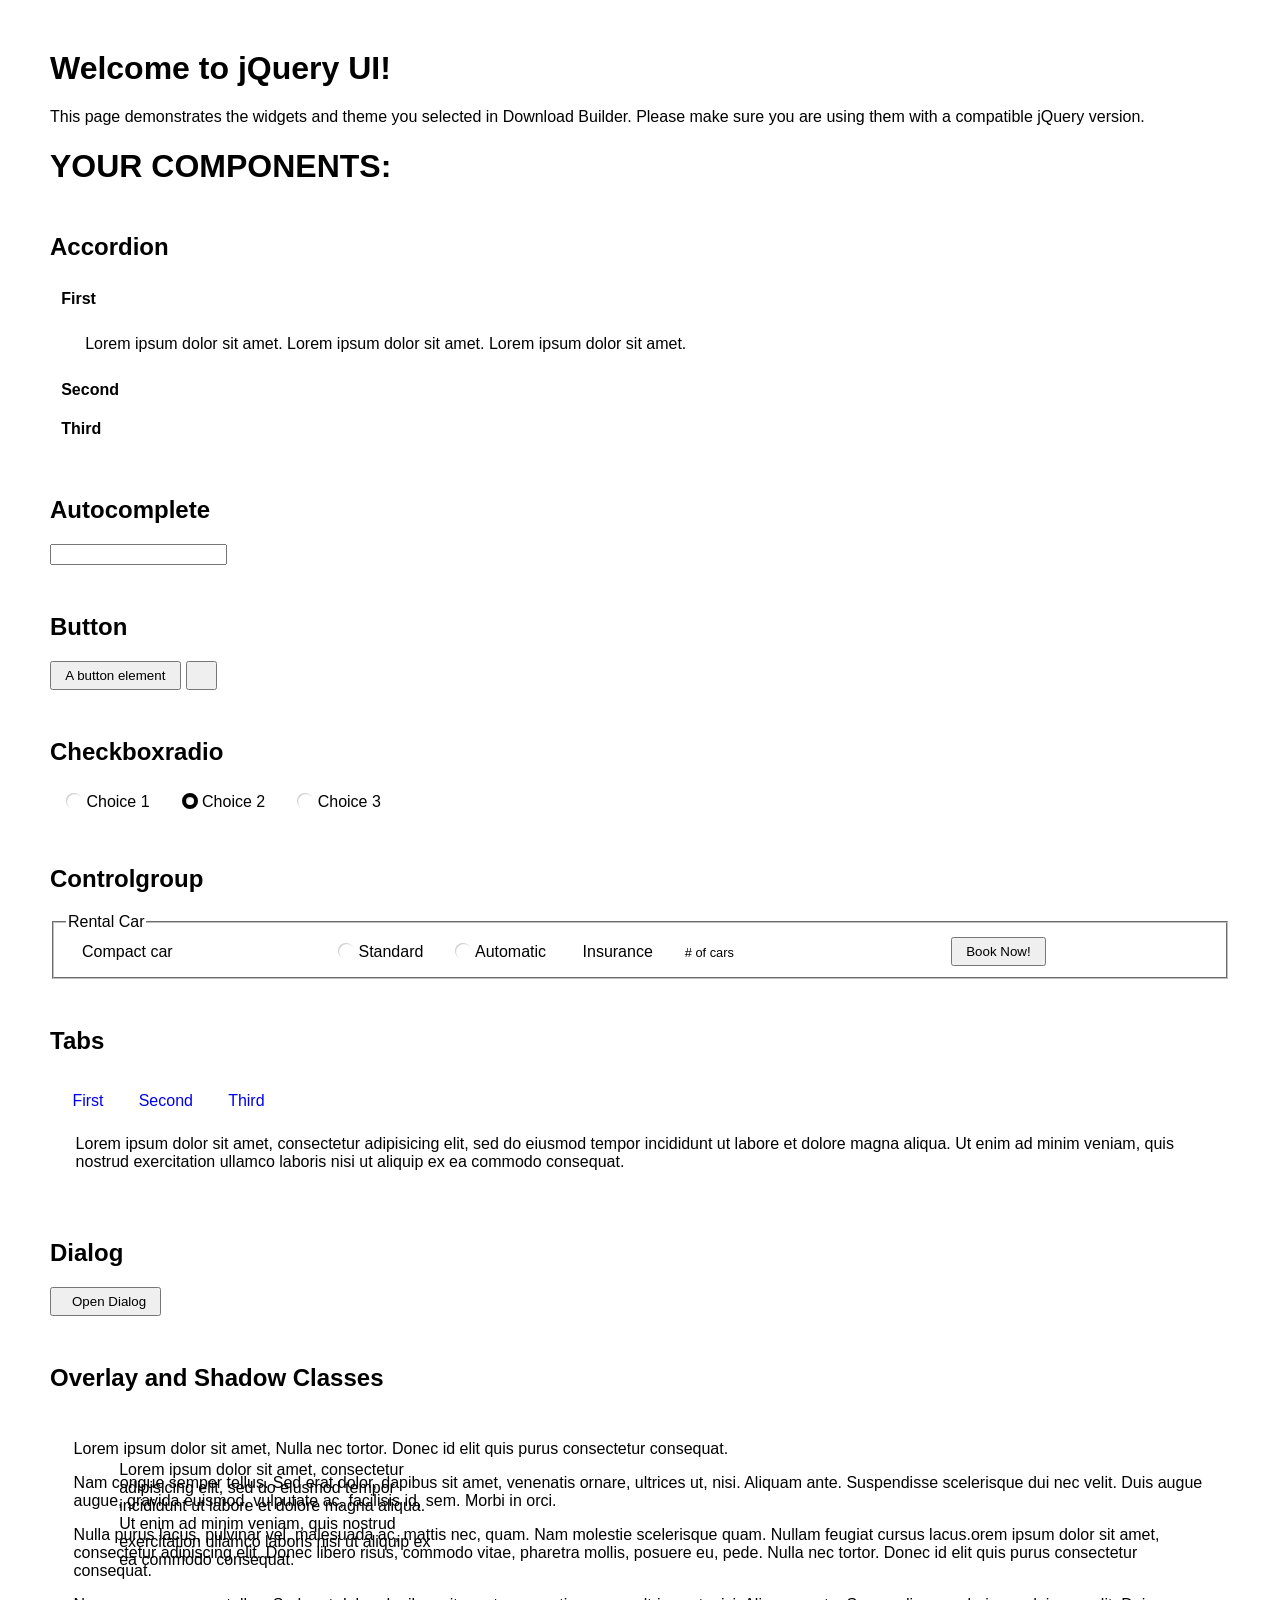
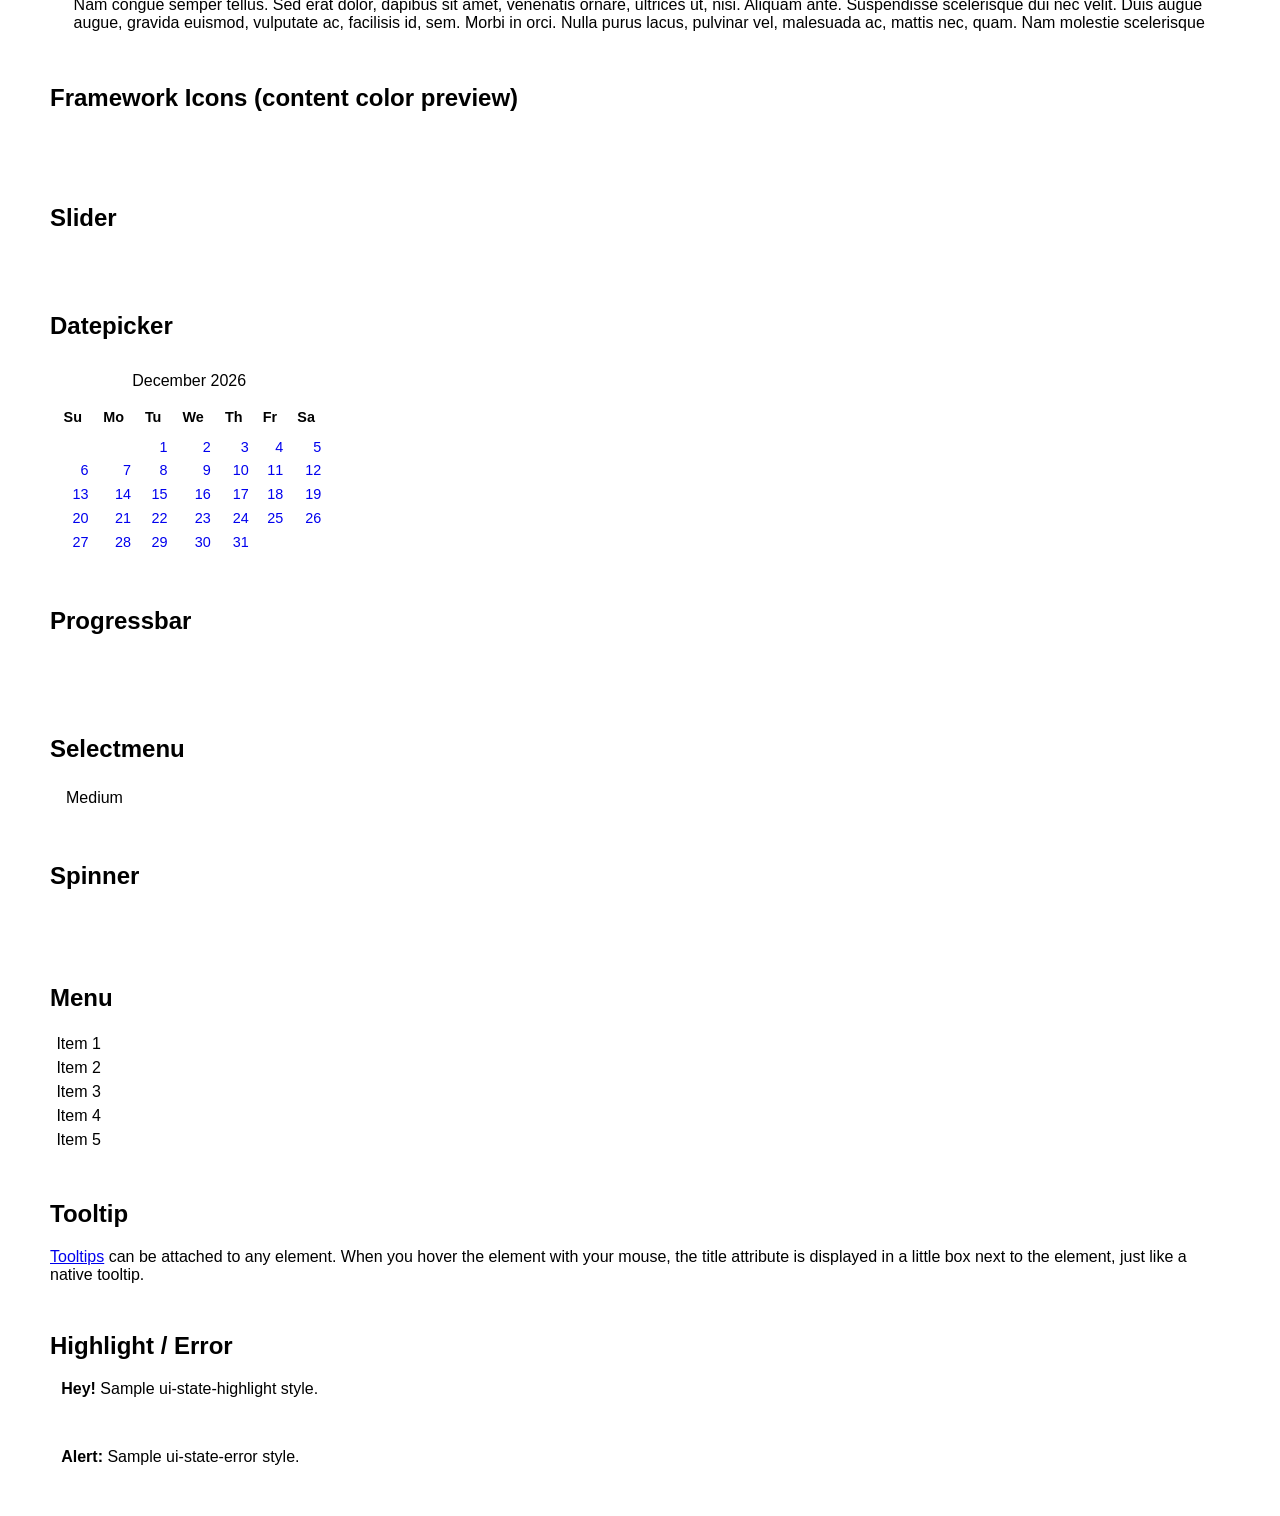
<file: assest/js/jquery-ui-1.14.1.custom/index.html>
<!doctype html>
<html lang="us">
<head>
	<meta charset="utf-8">
	<title>jQuery UI Example Page</title>
	<link href="jquery-ui.css" rel="stylesheet">
	<style>
	body{
		font-family: "Trebuchet MS", sans-serif;
		margin: 50px;
	}
	.demoHeaders {
		margin-top: 2em;
	}
	#dialog-link {
		padding: .4em 1em .4em 20px;
		text-decoration: none;
		position: relative;
	}
	#dialog-link span.ui-icon {
		margin: 0 5px 0 0;
		position: absolute;
		left: .2em;
		top: 50%;
		margin-top: -8px;
	}
	#icons {
		margin: 0;
		padding: 0;
	}
	#icons li {
		margin: 2px;
		position: relative;
		padding: 4px 0;
		cursor: pointer;
		float: left;
		list-style: none;
	}
	#icons span.ui-icon {
		float: left;
		margin: 0 4px;
	}
	.fakewindowcontain .ui-widget-overlay {
		position: absolute;
	}
	select {
		width: 200px;
	}
	</style>
</head>
<body>

<h1>Welcome to jQuery UI!</h1>

<div class="ui-widget">
	<p>This page demonstrates the widgets and theme you selected in Download Builder. Please make sure you are using them with a compatible jQuery version.</p>
</div>

<h1>YOUR COMPONENTS:</h1>

<!-- Accordion -->
<h2 class="demoHeaders">Accordion</h2>
<div id="accordion">
	<h3>First</h3>
	<div>Lorem ipsum dolor sit amet. Lorem ipsum dolor sit amet. Lorem ipsum dolor sit amet.</div>
	<h3>Second</h3>
	<div>Phasellus mattis tincidunt nibh.</div>
	<h3>Third</h3>
	<div>Nam dui erat, auctor a, dignissim quis.</div>
</div>

<!-- Autocomplete -->
<h2 class="demoHeaders">Autocomplete</h2>
<div>
	<input id="autocomplete" title="type &quot;a&quot;">
</div>

<!-- Button -->
<h2 class="demoHeaders">Button</h2>
<button id="button">A button element</button>
<button id="button-icon">An icon-only button</button>

<!-- Checkboxradio -->
<h2 class="demoHeaders">Checkboxradio</h2>
<form style="margin-top: 1em;">
	<div id="radioset">
		<input type="radio" id="radio1" name="radio"><label for="radio1">Choice 1</label>
		<input type="radio" id="radio2" name="radio" checked="checked"><label for="radio2">Choice 2</label>
		<input type="radio" id="radio3" name="radio"><label for="radio3">Choice 3</label>
	</div>
</form>

<!-- Controlgroup -->
<h2 class="demoHeaders">Controlgroup</h2>
<fieldset>
	<legend>Rental Car</legend>
	<div id="controlgroup">
		<select id="car-type">
			<option>Compact car</option>
			<option>Midsize car</option>
			<option>Full size car</option>
			<option>SUV</option>
			<option>Luxury</option>
			<option>Truck</option>
			<option>Van</option>
		</select>
		<label for="transmission-standard">Standard</label>
		<input type="radio" name="transmission" id="transmission-standard">
		<label for="transmission-automatic">Automatic</label>
		<input type="radio" name="transmission" id="transmission-automatic">
		<label for="insurance">Insurance</label>
		<input type="checkbox" name="insurance" id="insurance">
		<label for="horizontal-spinner" class="ui-controlgroup-label"># of cars</label>
		<input id="horizontal-spinner" class="ui-spinner-input">
		<button>Book Now!</button>
	</div>
</fieldset>

<!-- Tabs -->
<h2 class="demoHeaders">Tabs</h2>
<div id="tabs">
	<ul>
		<li><a href="#tabs-1">First</a></li>
		<li><a href="#tabs-2">Second</a></li>
		<li><a href="#tabs-3">Third</a></li>
	</ul>
	<div id="tabs-1">Lorem ipsum dolor sit amet, consectetur adipisicing elit, sed do eiusmod tempor incididunt ut labore et dolore magna aliqua. Ut enim ad minim veniam, quis nostrud exercitation ullamco laboris nisi ut aliquip ex ea commodo consequat.</div>
	<div id="tabs-2">Phasellus mattis tincidunt nibh. Cras orci urna, blandit id, pretium vel, aliquet ornare, felis. Maecenas scelerisque sem non nisl. Fusce sed lorem in enim dictum bibendum.</div>
	<div id="tabs-3">Nam dui erat, auctor a, dignissim quis, sollicitudin eu, felis. Pellentesque nisi urna, interdum eget, sagittis et, consequat vestibulum, lacus. Mauris porttitor ullamcorper augue.</div>
</div>

<h2 class="demoHeaders">Dialog</h2>
<p>
	<button id="dialog-link" class="ui-button ui-corner-all ui-widget">
		<span class="ui-icon ui-icon-newwin"></span>Open Dialog
	</button>
</p>

<h2 class="demoHeaders">Overlay and Shadow Classes</h2>
<div style="position: relative; width: 96%; height: 200px; padding:1% 2%; overflow:hidden;" class="fakewindowcontain">
	<p>Lorem ipsum dolor sit amet,  Nulla nec tortor. Donec id elit quis purus consectetur consequat. </p><p>Nam congue semper tellus. Sed erat dolor, dapibus sit amet, venenatis ornare, ultrices ut, nisi. Aliquam ante. Suspendisse scelerisque dui nec velit. Duis augue augue, gravida euismod, vulputate ac, facilisis id, sem. Morbi in orci. </p><p>Nulla purus lacus, pulvinar vel, malesuada ac, mattis nec, quam. Nam molestie scelerisque quam. Nullam feugiat cursus lacus.orem ipsum dolor sit amet, consectetur adipiscing elit. Donec libero risus, commodo vitae, pharetra mollis, posuere eu, pede. Nulla nec tortor. Donec id elit quis purus consectetur consequat. </p><p>Nam congue semper tellus. Sed erat dolor, dapibus sit amet, venenatis ornare, ultrices ut, nisi. Aliquam ante. Suspendisse scelerisque dui nec velit. Duis augue augue, gravida euismod, vulputate ac, facilisis id, sem. Morbi in orci. Nulla purus lacus, pulvinar vel, malesuada ac, mattis nec, quam. Nam molestie scelerisque quam. </p><p>Nullam feugiat cursus lacus.orem ipsum dolor sit amet, consectetur adipiscing elit. Donec libero risus, commodo vitae, pharetra mollis, posuere eu, pede. Nulla nec tortor. Donec id elit quis purus consectetur consequat. Nam congue semper tellus. Sed erat dolor, dapibus sit amet, venenatis ornare, ultrices ut, nisi. Aliquam ante. </p><p>Suspendisse scelerisque dui nec velit. Duis augue augue, gravida euismod, vulputate ac, facilisis id, sem. Morbi in orci. Nulla purus lacus, pulvinar vel, malesuada ac, mattis nec, quam. Nam molestie scelerisque quam. Nullam feugiat cursus lacus.orem ipsum dolor sit amet, consectetur adipiscing elit. Donec libero risus, commodo vitae, pharetra mollis, posuere eu, pede. Nulla nec tortor. Donec id elit quis purus consectetur consequat. Nam congue semper tellus. Sed erat dolor, dapibus sit amet, venenatis ornare, ultrices ut, nisi. </p>

	<!-- ui-dialog -->
	<div class="ui-widget-overlay ui-front"></div>
	<div style="position: absolute; width: 320px; left: 50px; top: 30px; padding: 1.2em" class="ui-widget ui-front ui-widget-content ui-corner-all ui-widget-shadow">
		Lorem ipsum dolor sit amet, consectetur adipisicing elit, sed do eiusmod tempor incididunt ut labore et dolore magna aliqua. Ut enim ad minim veniam, quis nostrud exercitation ullamco laboris nisi ut aliquip ex ea commodo consequat.
	</div>

</div>

<!-- ui-dialog -->
<div id="dialog" title="Dialog Title">
	<p>Lorem ipsum dolor sit amet, consectetur adipisicing elit, sed do eiusmod tempor incididunt ut labore et dolore magna aliqua. Ut enim ad minim veniam, quis nostrud exercitation ullamco laboris nisi ut aliquip ex ea commodo consequat.</p>
</div>


<h2 class="demoHeaders">Framework Icons (content color preview)</h2>
<ul id="icons" class="ui-widget ui-helper-clearfix">
	<li class="ui-state-default ui-corner-all" title=".ui-icon-caret-1-n"><span class="ui-icon ui-icon-caret-1-n"></span></li>
	<li class="ui-state-default ui-corner-all" title=".ui-icon-caret-1-ne"><span class="ui-icon ui-icon-caret-1-ne"></span></li>
	<li class="ui-state-default ui-corner-all" title=".ui-icon-caret-1-e"><span class="ui-icon ui-icon-caret-1-e"></span></li>
	<li class="ui-state-default ui-corner-all" title=".ui-icon-caret-1-se"><span class="ui-icon ui-icon-caret-1-se"></span></li>
	<li class="ui-state-default ui-corner-all" title=".ui-icon-caret-1-s"><span class="ui-icon ui-icon-caret-1-s"></span></li>
	<li class="ui-state-default ui-corner-all" title=".ui-icon-caret-1-sw"><span class="ui-icon ui-icon-caret-1-sw"></span></li>
	<li class="ui-state-default ui-corner-all" title=".ui-icon-caret-1-w"><span class="ui-icon ui-icon-caret-1-w"></span></li>
	<li class="ui-state-default ui-corner-all" title=".ui-icon-caret-1-nw"><span class="ui-icon ui-icon-caret-1-nw"></span></li>
	<li class="ui-state-default ui-corner-all" title=".ui-icon-caret-2-n-s"><span class="ui-icon ui-icon-caret-2-n-s"></span></li>
	<li class="ui-state-default ui-corner-all" title=".ui-icon-caret-2-e-w"><span class="ui-icon ui-icon-caret-2-e-w"></span></li>
	<li class="ui-state-default ui-corner-all" title=".ui-icon-triangle-1-n"><span class="ui-icon ui-icon-triangle-1-n"></span></li>
	<li class="ui-state-default ui-corner-all" title=".ui-icon-triangle-1-ne"><span class="ui-icon ui-icon-triangle-1-ne"></span></li>
	<li class="ui-state-default ui-corner-all" title=".ui-icon-triangle-1-e"><span class="ui-icon ui-icon-triangle-1-e"></span></li>
	<li class="ui-state-default ui-corner-all" title=".ui-icon-triangle-1-se"><span class="ui-icon ui-icon-triangle-1-se"></span></li>
	<li class="ui-state-default ui-corner-all" title=".ui-icon-triangle-1-s"><span class="ui-icon ui-icon-triangle-1-s"></span></li>
	<li class="ui-state-default ui-corner-all" title=".ui-icon-triangle-1-sw"><span class="ui-icon ui-icon-triangle-1-sw"></span></li>
	<li class="ui-state-default ui-corner-all" title=".ui-icon-triangle-1-w"><span class="ui-icon ui-icon-triangle-1-w"></span></li>
	<li class="ui-state-default ui-corner-all" title=".ui-icon-triangle-1-nw"><span class="ui-icon ui-icon-triangle-1-nw"></span></li>
	<li class="ui-state-default ui-corner-all" title=".ui-icon-triangle-2-n-s"><span class="ui-icon ui-icon-triangle-2-n-s"></span></li>
	<li class="ui-state-default ui-corner-all" title=".ui-icon-triangle-2-e-w"><span class="ui-icon ui-icon-triangle-2-e-w"></span></li>
	<li class="ui-state-default ui-corner-all" title=".ui-icon-arrow-1-n"><span class="ui-icon ui-icon-arrow-1-n"></span></li>
	<li class="ui-state-default ui-corner-all" title=".ui-icon-arrow-1-ne"><span class="ui-icon ui-icon-arrow-1-ne"></span></li>
	<li class="ui-state-default ui-corner-all" title=".ui-icon-arrow-1-e"><span class="ui-icon ui-icon-arrow-1-e"></span></li>
	<li class="ui-state-default ui-corner-all" title=".ui-icon-arrow-1-se"><span class="ui-icon ui-icon-arrow-1-se"></span></li>
	<li class="ui-state-default ui-corner-all" title=".ui-icon-arrow-1-s"><span class="ui-icon ui-icon-arrow-1-s"></span></li>
	<li class="ui-state-default ui-corner-all" title=".ui-icon-arrow-1-sw"><span class="ui-icon ui-icon-arrow-1-sw"></span></li>
	<li class="ui-state-default ui-corner-all" title=".ui-icon-arrow-1-w"><span class="ui-icon ui-icon-arrow-1-w"></span></li>
	<li class="ui-state-default ui-corner-all" title=".ui-icon-arrow-1-nw"><span class="ui-icon ui-icon-arrow-1-nw"></span></li>
	<li class="ui-state-default ui-corner-all" title=".ui-icon-arrow-2-n-s"><span class="ui-icon ui-icon-arrow-2-n-s"></span></li>
	<li class="ui-state-default ui-corner-all" title=".ui-icon-arrow-2-ne-sw"><span class="ui-icon ui-icon-arrow-2-ne-sw"></span></li>
	<li class="ui-state-default ui-corner-all" title=".ui-icon-arrow-2-e-w"><span class="ui-icon ui-icon-arrow-2-e-w"></span></li>
	<li class="ui-state-default ui-corner-all" title=".ui-icon-arrow-2-se-nw"><span class="ui-icon ui-icon-arrow-2-se-nw"></span></li>
	<li class="ui-state-default ui-corner-all" title=".ui-icon-arrowstop-1-n"><span class="ui-icon ui-icon-arrowstop-1-n"></span></li>
	<li class="ui-state-default ui-corner-all" title=".ui-icon-arrowstop-1-e"><span class="ui-icon ui-icon-arrowstop-1-e"></span></li>
	<li class="ui-state-default ui-corner-all" title=".ui-icon-arrowstop-1-s"><span class="ui-icon ui-icon-arrowstop-1-s"></span></li>
	<li class="ui-state-default ui-corner-all" title=".ui-icon-arrowstop-1-w"><span class="ui-icon ui-icon-arrowstop-1-w"></span></li>
	<li class="ui-state-default ui-corner-all" title=".ui-icon-arrowthick-1-n"><span class="ui-icon ui-icon-arrowthick-1-n"></span></li>
	<li class="ui-state-default ui-corner-all" title=".ui-icon-arrowthick-1-ne"><span class="ui-icon ui-icon-arrowthick-1-ne"></span></li>
	<li class="ui-state-default ui-corner-all" title=".ui-icon-arrowthick-1-e"><span class="ui-icon ui-icon-arrowthick-1-e"></span></li>
	<li class="ui-state-default ui-corner-all" title=".ui-icon-arrowthick-1-se"><span class="ui-icon ui-icon-arrowthick-1-se"></span></li>
	<li class="ui-state-default ui-corner-all" title=".ui-icon-arrowthick-1-s"><span class="ui-icon ui-icon-arrowthick-1-s"></span></li>
	<li class="ui-state-default ui-corner-all" title=".ui-icon-arrowthick-1-sw"><span class="ui-icon ui-icon-arrowthick-1-sw"></span></li>
	<li class="ui-state-default ui-corner-all" title=".ui-icon-arrowthick-1-w"><span class="ui-icon ui-icon-arrowthick-1-w"></span></li>
	<li class="ui-state-default ui-corner-all" title=".ui-icon-arrowthick-1-nw"><span class="ui-icon ui-icon-arrowthick-1-nw"></span></li>
	<li class="ui-state-default ui-corner-all" title=".ui-icon-arrowthick-2-n-s"><span class="ui-icon ui-icon-arrowthick-2-n-s"></span></li>
	<li class="ui-state-default ui-corner-all" title=".ui-icon-arrowthick-2-ne-sw"><span class="ui-icon ui-icon-arrowthick-2-ne-sw"></span></li>
	<li class="ui-state-default ui-corner-all" title=".ui-icon-arrowthick-2-e-w"><span class="ui-icon ui-icon-arrowthick-2-e-w"></span></li>
	<li class="ui-state-default ui-corner-all" title=".ui-icon-arrowthick-2-se-nw"><span class="ui-icon ui-icon-arrowthick-2-se-nw"></span></li>
	<li class="ui-state-default ui-corner-all" title=".ui-icon-arrowthickstop-1-n"><span class="ui-icon ui-icon-arrowthickstop-1-n"></span></li>
	<li class="ui-state-default ui-corner-all" title=".ui-icon-arrowthickstop-1-e"><span class="ui-icon ui-icon-arrowthickstop-1-e"></span></li>
	<li class="ui-state-default ui-corner-all" title=".ui-icon-arrowthickstop-1-s"><span class="ui-icon ui-icon-arrowthickstop-1-s"></span></li>
	<li class="ui-state-default ui-corner-all" title=".ui-icon-arrowthickstop-1-w"><span class="ui-icon ui-icon-arrowthickstop-1-w"></span></li>
	<li class="ui-state-default ui-corner-all" title=".ui-icon-arrowreturnthick-1-w"><span class="ui-icon ui-icon-arrowreturnthick-1-w"></span></li>
	<li class="ui-state-default ui-corner-all" title=".ui-icon-arrowreturnthick-1-n"><span class="ui-icon ui-icon-arrowreturnthick-1-n"></span></li>
	<li class="ui-state-default ui-corner-all" title=".ui-icon-arrowreturnthick-1-e"><span class="ui-icon ui-icon-arrowreturnthick-1-e"></span></li>
	<li class="ui-state-default ui-corner-all" title=".ui-icon-arrowreturnthick-1-s"><span class="ui-icon ui-icon-arrowreturnthick-1-s"></span></li>
	<li class="ui-state-default ui-corner-all" title=".ui-icon-arrowreturn-1-w"><span class="ui-icon ui-icon-arrowreturn-1-w"></span></li>
	<li class="ui-state-default ui-corner-all" title=".ui-icon-arrowreturn-1-n"><span class="ui-icon ui-icon-arrowreturn-1-n"></span></li>
	<li class="ui-state-default ui-corner-all" title=".ui-icon-arrowreturn-1-e"><span class="ui-icon ui-icon-arrowreturn-1-e"></span></li>
	<li class="ui-state-default ui-corner-all" title=".ui-icon-arrowreturn-1-s"><span class="ui-icon ui-icon-arrowreturn-1-s"></span></li>
	<li class="ui-state-default ui-corner-all" title=".ui-icon-arrowrefresh-1-w"><span class="ui-icon ui-icon-arrowrefresh-1-w"></span></li>
	<li class="ui-state-default ui-corner-all" title=".ui-icon-arrowrefresh-1-n"><span class="ui-icon ui-icon-arrowrefresh-1-n"></span></li>
	<li class="ui-state-default ui-corner-all" title=".ui-icon-arrowrefresh-1-e"><span class="ui-icon ui-icon-arrowrefresh-1-e"></span></li>
	<li class="ui-state-default ui-corner-all" title=".ui-icon-arrowrefresh-1-s"><span class="ui-icon ui-icon-arrowrefresh-1-s"></span></li>
	<li class="ui-state-default ui-corner-all" title=".ui-icon-arrow-4"><span class="ui-icon ui-icon-arrow-4"></span></li>
	<li class="ui-state-default ui-corner-all" title=".ui-icon-arrow-4-diag"><span class="ui-icon ui-icon-arrow-4-diag"></span></li>
	<li class="ui-state-default ui-corner-all" title=".ui-icon-extlink"><span class="ui-icon ui-icon-extlink"></span></li>
	<li class="ui-state-default ui-corner-all" title=".ui-icon-newwin"><span class="ui-icon ui-icon-newwin"></span></li>
	<li class="ui-state-default ui-corner-all" title=".ui-icon-refresh"><span class="ui-icon ui-icon-refresh"></span></li>
	<li class="ui-state-default ui-corner-all" title=".ui-icon-shuffle"><span class="ui-icon ui-icon-shuffle"></span></li>
	<li class="ui-state-default ui-corner-all" title=".ui-icon-transfer-e-w"><span class="ui-icon ui-icon-transfer-e-w"></span></li>
	<li class="ui-state-default ui-corner-all" title=".ui-icon-transferthick-e-w"><span class="ui-icon ui-icon-transferthick-e-w"></span></li>
	<li class="ui-state-default ui-corner-all" title=".ui-icon-folder-collapsed"><span class="ui-icon ui-icon-folder-collapsed"></span></li>
	<li class="ui-state-default ui-corner-all" title=".ui-icon-folder-open"><span class="ui-icon ui-icon-folder-open"></span></li>
	<li class="ui-state-default ui-corner-all" title=".ui-icon-document"><span class="ui-icon ui-icon-document"></span></li>
	<li class="ui-state-default ui-corner-all" title=".ui-icon-document-b"><span class="ui-icon ui-icon-document-b"></span></li>
	<li class="ui-state-default ui-corner-all" title=".ui-icon-note"><span class="ui-icon ui-icon-note"></span></li>
	<li class="ui-state-default ui-corner-all" title=".ui-icon-mail-closed"><span class="ui-icon ui-icon-mail-closed"></span></li>
	<li class="ui-state-default ui-corner-all" title=".ui-icon-mail-open"><span class="ui-icon ui-icon-mail-open"></span></li>
	<li class="ui-state-default ui-corner-all" title=".ui-icon-suitcase"><span class="ui-icon ui-icon-suitcase"></span></li>
	<li class="ui-state-default ui-corner-all" title=".ui-icon-comment"><span class="ui-icon ui-icon-comment"></span></li>
	<li class="ui-state-default ui-corner-all" title=".ui-icon-person"><span class="ui-icon ui-icon-person"></span></li>
	<li class="ui-state-default ui-corner-all" title=".ui-icon-print"><span class="ui-icon ui-icon-print"></span></li>
	<li class="ui-state-default ui-corner-all" title=".ui-icon-trash"><span class="ui-icon ui-icon-trash"></span></li>
	<li class="ui-state-default ui-corner-all" title=".ui-icon-locked"><span class="ui-icon ui-icon-locked"></span></li>
	<li class="ui-state-default ui-corner-all" title=".ui-icon-unlocked"><span class="ui-icon ui-icon-unlocked"></span></li>
	<li class="ui-state-default ui-corner-all" title=".ui-icon-bookmark"><span class="ui-icon ui-icon-bookmark"></span></li>
	<li class="ui-state-default ui-corner-all" title=".ui-icon-tag"><span class="ui-icon ui-icon-tag"></span></li>
	<li class="ui-state-default ui-corner-all" title=".ui-icon-home"><span class="ui-icon ui-icon-home"></span></li>
	<li class="ui-state-default ui-corner-all" title=".ui-icon-flag"><span class="ui-icon ui-icon-flag"></span></li>
	<li class="ui-state-default ui-corner-all" title=".ui-icon-calculator"><span class="ui-icon ui-icon-calculator"></span></li>
	<li class="ui-state-default ui-corner-all" title=".ui-icon-cart"><span class="ui-icon ui-icon-cart"></span></li>
	<li class="ui-state-default ui-corner-all" title=".ui-icon-pencil"><span class="ui-icon ui-icon-pencil"></span></li>
	<li class="ui-state-default ui-corner-all" title=".ui-icon-clock"><span class="ui-icon ui-icon-clock"></span></li>
	<li class="ui-state-default ui-corner-all" title=".ui-icon-disk"><span class="ui-icon ui-icon-disk"></span></li>
	<li class="ui-state-default ui-corner-all" title=".ui-icon-calendar"><span class="ui-icon ui-icon-calendar"></span></li>
	<li class="ui-state-default ui-corner-all" title=".ui-icon-zoomin"><span class="ui-icon ui-icon-zoomin"></span></li>
	<li class="ui-state-default ui-corner-all" title=".ui-icon-zoomout"><span class="ui-icon ui-icon-zoomout"></span></li>
	<li class="ui-state-default ui-corner-all" title=".ui-icon-search"><span class="ui-icon ui-icon-search"></span></li>
	<li class="ui-state-default ui-corner-all" title=".ui-icon-wrench"><span class="ui-icon ui-icon-wrench"></span></li>
	<li class="ui-state-default ui-corner-all" title=".ui-icon-gear"><span class="ui-icon ui-icon-gear"></span></li>
	<li class="ui-state-default ui-corner-all" title=".ui-icon-heart"><span class="ui-icon ui-icon-heart"></span></li>
	<li class="ui-state-default ui-corner-all" title=".ui-icon-star"><span class="ui-icon ui-icon-star"></span></li>
	<li class="ui-state-default ui-corner-all" title=".ui-icon-link"><span class="ui-icon ui-icon-link"></span></li>
	<li class="ui-state-default ui-corner-all" title=".ui-icon-cancel"><span class="ui-icon ui-icon-cancel"></span></li>
	<li class="ui-state-default ui-corner-all" title=".ui-icon-plus"><span class="ui-icon ui-icon-plus"></span></li>
	<li class="ui-state-default ui-corner-all" title=".ui-icon-plusthick"><span class="ui-icon ui-icon-plusthick"></span></li>
	<li class="ui-state-default ui-corner-all" title=".ui-icon-minus"><span class="ui-icon ui-icon-minus"></span></li>
	<li class="ui-state-default ui-corner-all" title=".ui-icon-minusthick"><span class="ui-icon ui-icon-minusthick"></span></li>
	<li class="ui-state-default ui-corner-all" title=".ui-icon-close"><span class="ui-icon ui-icon-close"></span></li>
	<li class="ui-state-default ui-corner-all" title=".ui-icon-closethick"><span class="ui-icon ui-icon-closethick"></span></li>
	<li class="ui-state-default ui-corner-all" title=".ui-icon-key"><span class="ui-icon ui-icon-key"></span></li>
	<li class="ui-state-default ui-corner-all" title=".ui-icon-lightbulb"><span class="ui-icon ui-icon-lightbulb"></span></li>
	<li class="ui-state-default ui-corner-all" title=".ui-icon-scissors"><span class="ui-icon ui-icon-scissors"></span></li>
	<li class="ui-state-default ui-corner-all" title=".ui-icon-clipboard"><span class="ui-icon ui-icon-clipboard"></span></li>
	<li class="ui-state-default ui-corner-all" title=".ui-icon-copy"><span class="ui-icon ui-icon-copy"></span></li>
	<li class="ui-state-default ui-corner-all" title=".ui-icon-contact"><span class="ui-icon ui-icon-contact"></span></li>
	<li class="ui-state-default ui-corner-all" title=".ui-icon-image"><span class="ui-icon ui-icon-image"></span></li>
	<li class="ui-state-default ui-corner-all" title=".ui-icon-video"><span class="ui-icon ui-icon-video"></span></li>
	<li class="ui-state-default ui-corner-all" title=".ui-icon-script"><span class="ui-icon ui-icon-script"></span></li>
	<li class="ui-state-default ui-corner-all" title=".ui-icon-alert"><span class="ui-icon ui-icon-alert"></span></li>
	<li class="ui-state-default ui-corner-all" title=".ui-icon-info"><span class="ui-icon ui-icon-info"></span></li>
	<li class="ui-state-default ui-corner-all" title=".ui-icon-notice"><span class="ui-icon ui-icon-notice"></span></li>
	<li class="ui-state-default ui-corner-all" title=".ui-icon-help"><span class="ui-icon ui-icon-help"></span></li>
	<li class="ui-state-default ui-corner-all" title=".ui-icon-check"><span class="ui-icon ui-icon-check"></span></li>
	<li class="ui-state-default ui-corner-all" title=".ui-icon-bullet"><span class="ui-icon ui-icon-bullet"></span></li>
	<li class="ui-state-default ui-corner-all" title=".ui-icon-radio-off"><span class="ui-icon ui-icon-radio-off"></span></li>
	<li class="ui-state-default ui-corner-all" title=".ui-icon-radio-on"><span class="ui-icon ui-icon-radio-on"></span></li>
	<li class="ui-state-default ui-corner-all" title=".ui-icon-pin-w"><span class="ui-icon ui-icon-pin-w"></span></li>
	<li class="ui-state-default ui-corner-all" title=".ui-icon-pin-s"><span class="ui-icon ui-icon-pin-s"></span></li>
	<li class="ui-state-default ui-corner-all" title=".ui-icon-play"><span class="ui-icon ui-icon-play"></span></li>
	<li class="ui-state-default ui-corner-all" title=".ui-icon-pause"><span class="ui-icon ui-icon-pause"></span></li>
	<li class="ui-state-default ui-corner-all" title=".ui-icon-seek-next"><span class="ui-icon ui-icon-seek-next"></span></li>
	<li class="ui-state-default ui-corner-all" title=".ui-icon-seek-prev"><span class="ui-icon ui-icon-seek-prev"></span></li>
	<li class="ui-state-default ui-corner-all" title=".ui-icon-seek-end"><span class="ui-icon ui-icon-seek-end"></span></li>
	<li class="ui-state-default ui-corner-all" title=".ui-icon-seek-first"><span class="ui-icon ui-icon-seek-first"></span></li>
	<li class="ui-state-default ui-corner-all" title=".ui-icon-stop"><span class="ui-icon ui-icon-stop"></span></li>
	<li class="ui-state-default ui-corner-all" title=".ui-icon-eject"><span class="ui-icon ui-icon-eject"></span></li>
	<li class="ui-state-default ui-corner-all" title=".ui-icon-volume-off"><span class="ui-icon ui-icon-volume-off"></span></li>
	<li class="ui-state-default ui-corner-all" title=".ui-icon-volume-on"><span class="ui-icon ui-icon-volume-on"></span></li>
	<li class="ui-state-default ui-corner-all" title=".ui-icon-power"><span class="ui-icon ui-icon-power"></span></li>
	<li class="ui-state-default ui-corner-all" title=".ui-icon-signal-diag"><span class="ui-icon ui-icon-signal-diag"></span></li>
	<li class="ui-state-default ui-corner-all" title=".ui-icon-signal"><span class="ui-icon ui-icon-signal"></span></li>
	<li class="ui-state-default ui-corner-all" title=".ui-icon-battery-0"><span class="ui-icon ui-icon-battery-0"></span></li>
	<li class="ui-state-default ui-corner-all" title=".ui-icon-battery-1"><span class="ui-icon ui-icon-battery-1"></span></li>
	<li class="ui-state-default ui-corner-all" title=".ui-icon-battery-2"><span class="ui-icon ui-icon-battery-2"></span></li>
	<li class="ui-state-default ui-corner-all" title=".ui-icon-battery-3"><span class="ui-icon ui-icon-battery-3"></span></li>
	<li class="ui-state-default ui-corner-all" title=".ui-icon-circle-plus"><span class="ui-icon ui-icon-circle-plus"></span></li>
	<li class="ui-state-default ui-corner-all" title=".ui-icon-circle-minus"><span class="ui-icon ui-icon-circle-minus"></span></li>
	<li class="ui-state-default ui-corner-all" title=".ui-icon-circle-close"><span class="ui-icon ui-icon-circle-close"></span></li>
	<li class="ui-state-default ui-corner-all" title=".ui-icon-circle-triangle-e"><span class="ui-icon ui-icon-circle-triangle-e"></span></li>
	<li class="ui-state-default ui-corner-all" title=".ui-icon-circle-triangle-s"><span class="ui-icon ui-icon-circle-triangle-s"></span></li>
	<li class="ui-state-default ui-corner-all" title=".ui-icon-circle-triangle-w"><span class="ui-icon ui-icon-circle-triangle-w"></span></li>
	<li class="ui-state-default ui-corner-all" title=".ui-icon-circle-triangle-n"><span class="ui-icon ui-icon-circle-triangle-n"></span></li>
	<li class="ui-state-default ui-corner-all" title=".ui-icon-circle-arrow-e"><span class="ui-icon ui-icon-circle-arrow-e"></span></li>
	<li class="ui-state-default ui-corner-all" title=".ui-icon-circle-arrow-s"><span class="ui-icon ui-icon-circle-arrow-s"></span></li>
	<li class="ui-state-default ui-corner-all" title=".ui-icon-circle-arrow-w"><span class="ui-icon ui-icon-circle-arrow-w"></span></li>
	<li class="ui-state-default ui-corner-all" title=".ui-icon-circle-arrow-n"><span class="ui-icon ui-icon-circle-arrow-n"></span></li>
	<li class="ui-state-default ui-corner-all" title=".ui-icon-circle-zoomin"><span class="ui-icon ui-icon-circle-zoomin"></span></li>
	<li class="ui-state-default ui-corner-all" title=".ui-icon-circle-zoomout"><span class="ui-icon ui-icon-circle-zoomout"></span></li>
	<li class="ui-state-default ui-corner-all" title=".ui-icon-circle-check"><span class="ui-icon ui-icon-circle-check"></span></li>
	<li class="ui-state-default ui-corner-all" title=".ui-icon-circlesmall-plus"><span class="ui-icon ui-icon-circlesmall-plus"></span></li>
	<li class="ui-state-default ui-corner-all" title=".ui-icon-circlesmall-minus"><span class="ui-icon ui-icon-circlesmall-minus"></span></li>
	<li class="ui-state-default ui-corner-all" title=".ui-icon-circlesmall-close"><span class="ui-icon ui-icon-circlesmall-close"></span></li>
	<li class="ui-state-default ui-corner-all" title=".ui-icon-squaresmall-plus"><span class="ui-icon ui-icon-squaresmall-plus"></span></li>
	<li class="ui-state-default ui-corner-all" title=".ui-icon-squaresmall-minus"><span class="ui-icon ui-icon-squaresmall-minus"></span></li>
	<li class="ui-state-default ui-corner-all" title=".ui-icon-squaresmall-close"><span class="ui-icon ui-icon-squaresmall-close"></span></li>
	<li class="ui-state-default ui-corner-all" title=".ui-icon-grip-dotted-vertical"><span class="ui-icon ui-icon-grip-dotted-vertical"></span></li>
	<li class="ui-state-default ui-corner-all" title=".ui-icon-grip-dotted-horizontal"><span class="ui-icon ui-icon-grip-dotted-horizontal"></span></li>
	<li class="ui-state-default ui-corner-all" title=".ui-icon-grip-solid-vertical"><span class="ui-icon ui-icon-grip-solid-vertical"></span></li>
	<li class="ui-state-default ui-corner-all" title=".ui-icon-grip-solid-horizontal"><span class="ui-icon ui-icon-grip-solid-horizontal"></span></li>
	<li class="ui-state-default ui-corner-all" title=".ui-icon-gripsmall-diagonal-se"><span class="ui-icon ui-icon-gripsmall-diagonal-se"></span></li>
	<li class="ui-state-default ui-corner-all" title=".ui-icon-grip-diagonal-se"><span class="ui-icon ui-icon-grip-diagonal-se"></span></li>
</ul>

<!-- Slider -->
<h2 class="demoHeaders">Slider</h2>
<div id="slider"></div>

<!-- Datepicker -->
<h2 class="demoHeaders">Datepicker</h2>
<div id="datepicker"></div>

<!-- Progressbar -->
<h2 class="demoHeaders">Progressbar</h2>
<div id="progressbar"></div>

<!-- Progressbar -->
<h2 class="demoHeaders">Selectmenu</h2>
<select id="selectmenu">
	<option>Slower</option>
	<option>Slow</option>
	<option selected="selected">Medium</option>
	<option>Fast</option>
	<option>Faster</option>
</select>

<!-- Spinner -->
<h2 class="demoHeaders">Spinner</h2>
<input id="spinner">

<!-- Menu -->
<h2 class="demoHeaders">Menu</h2>
<ul style="width:100px;" id="menu">
	<li><div>Item 1</div></li>
	<li><div>Item 2</div></li>
	<li><div>Item 3</div>
		<ul>
			<li><div>Item 3-1</div></li>
			<li><div>Item 3-2</div></li>
			<li><div>Item 3-3</div></li>
			<li><div>Item 3-4</div></li>
			<li><div>Item 3-5</div></li>
		</ul>
	</li>
	<li><div>Item 4</div></li>
	<li><div>Item 5</div></li>
</ul>

<!-- Tooltip -->
<h2 class="demoHeaders">Tooltip</h2>
<p id="tooltip">
	<a href="#" title="That&apos;s what this widget is">Tooltips</a> can be attached to any element. When you hover
the element with your mouse, the title attribute is displayed in a little box next to the element, just like a native tooltip.
</p>

<!-- Highlight / Error -->
<h2 class="demoHeaders">Highlight / Error</h2>
<div class="ui-widget">
	<div class="ui-state-highlight ui-corner-all" style="margin-top: 20px; padding: 0 .7em;">
		<p><span class="ui-icon ui-icon-info" style="float: left; margin-right: .3em;"></span>
		<strong>Hey!</strong> Sample ui-state-highlight style.</p>
	</div>
</div>
<br>
<div class="ui-widget">
	<div class="ui-state-error ui-corner-all" style="padding: 0 .7em;">
		<p><span class="ui-icon ui-icon-alert" style="float: left; margin-right: .3em;"></span>
		<strong>Alert:</strong> Sample ui-state-error style.</p>
	</div>
</div>

<script src="external/jquery/jquery.js"></script>
<script src="jquery-ui.js"></script>
<script>
$( "#accordion" ).accordion();

var availableTags = [
	"ActionScript",
	"AppleScript",
	"Asp",
	"BASIC",
	"C",
	"C++",
	"Clojure",
	"COBOL",
	"ColdFusion",
	"Erlang",
	"Fortran",
	"Groovy",
	"Haskell",
	"Java",
	"JavaScript",
	"Lisp",
	"Perl",
	"PHP",
	"Python",
	"Ruby",
	"Scala",
	"Scheme"
];
$( "#autocomplete" ).autocomplete({
	source: availableTags
});

$( "#button" ).button();
$( "#button-icon" ).button({
	icon: "ui-icon-gear",
	showLabel: false
});

$( "#radioset" ).controlgroup();

$( "#controlgroup" ).controlgroup();

$( "#tabs" ).tabs();

$( "#dialog" ).dialog({
	autoOpen: false,
	width: 400,
	buttons: [
		{
			text: "Ok",
			click: function() {
				$( this ).dialog( "close" );
			}
		},
		{
			text: "Cancel",
			click: function() {
				$( this ).dialog( "close" );
			}
		}
	]
});

// Link to open the dialog
$( "#dialog-link" ).click(function( event ) {
	$( "#dialog" ).dialog( "open" );
	event.preventDefault();
});

$( "#datepicker" ).datepicker({
	inline: true
});

$( "#slider" ).slider({
	range: true,
	values: [ 17, 67 ]
});

$( "#progressbar" ).progressbar({
	value: 20
});

$( "#spinner" ).spinner();

$( "#menu" ).menu();

$( "#tooltip" ).tooltip();

$( "#selectmenu" ).selectmenu();

// Hover states on the static widgets
$( "#dialog-link, #icons li" ).hover(
	function() {
		$( this ).addClass( "ui-state-hover" );
	},
	function() {
		$( this ).removeClass( "ui-state-hover" );
	}
);
</script>
</body>
</html>
</file>
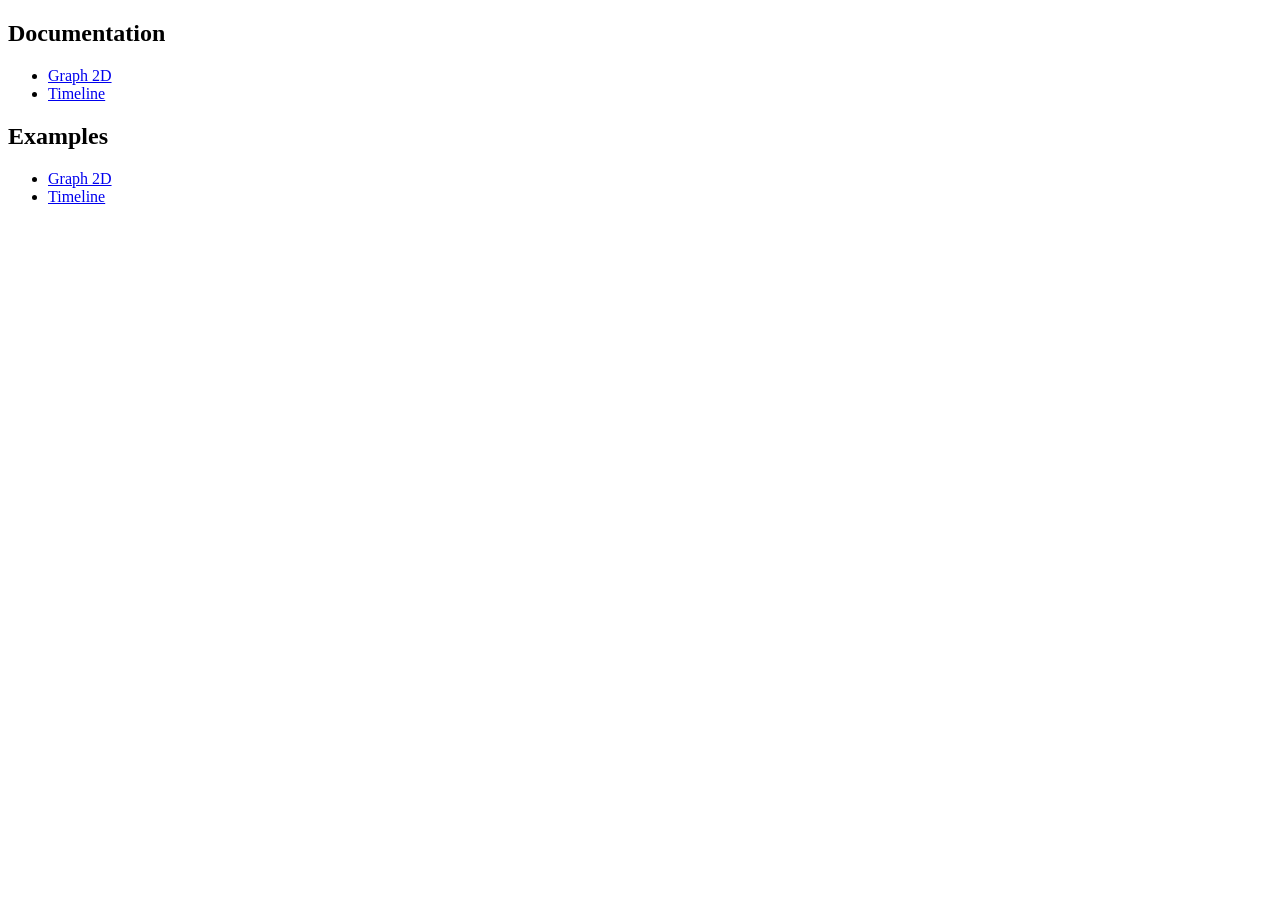
<file: assest/js/vis-timeline-8.5.0/index.html>
<!doctype html>
<html>
  <head>
    <meta charset="utf-8" />
    <title>vis-timeline</title>
  </head>
  <body>
    <h2>Documentation</h2>
    <ul>
      <li><a href="./docs/graph2d/">Graph 2D</a></li>
      <li><a href="./docs/timeline/">Timeline</a></li>
    </ul>
    <h2>Examples</h2>
    <ul>
      <li><a href="./examples/graph2d/">Graph 2D</a></li>
      <li><a href="./examples/timeline/">Timeline</a></li>
    </ul>
  </body>
</html>
</file>
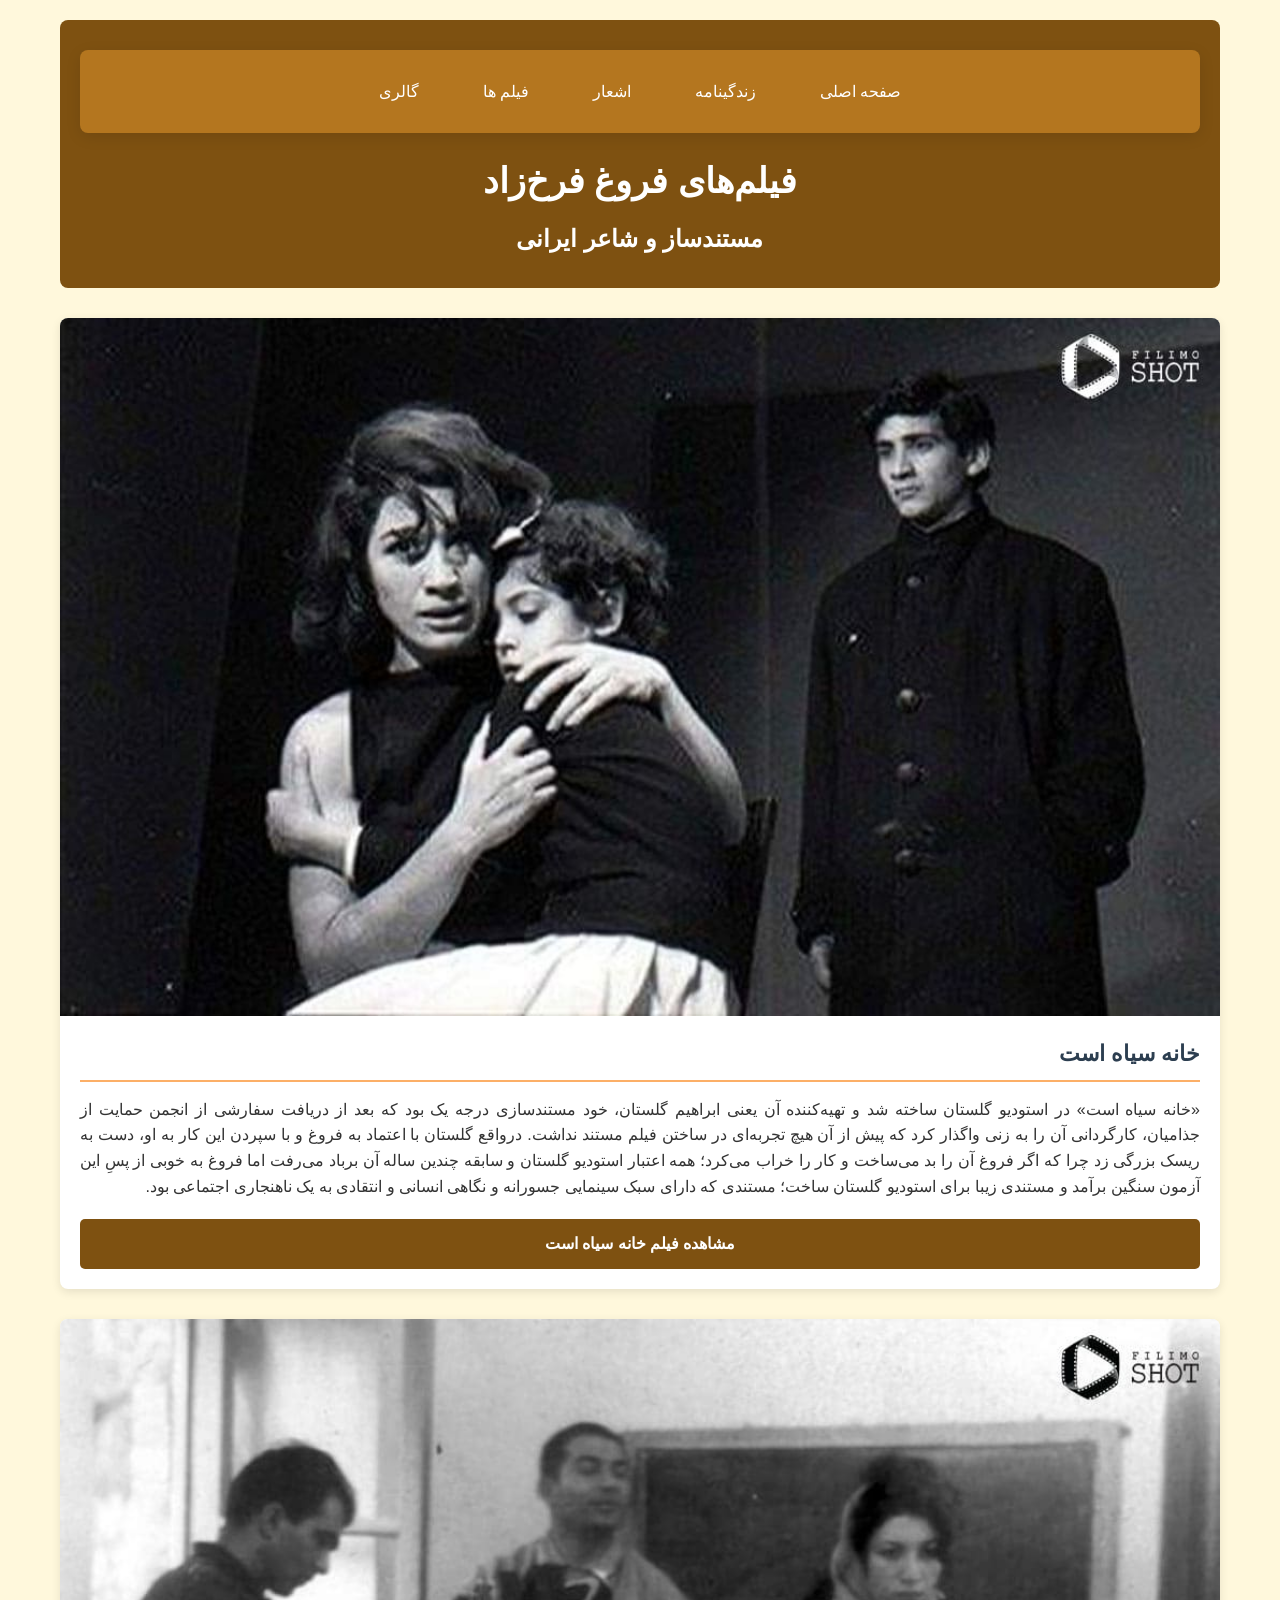
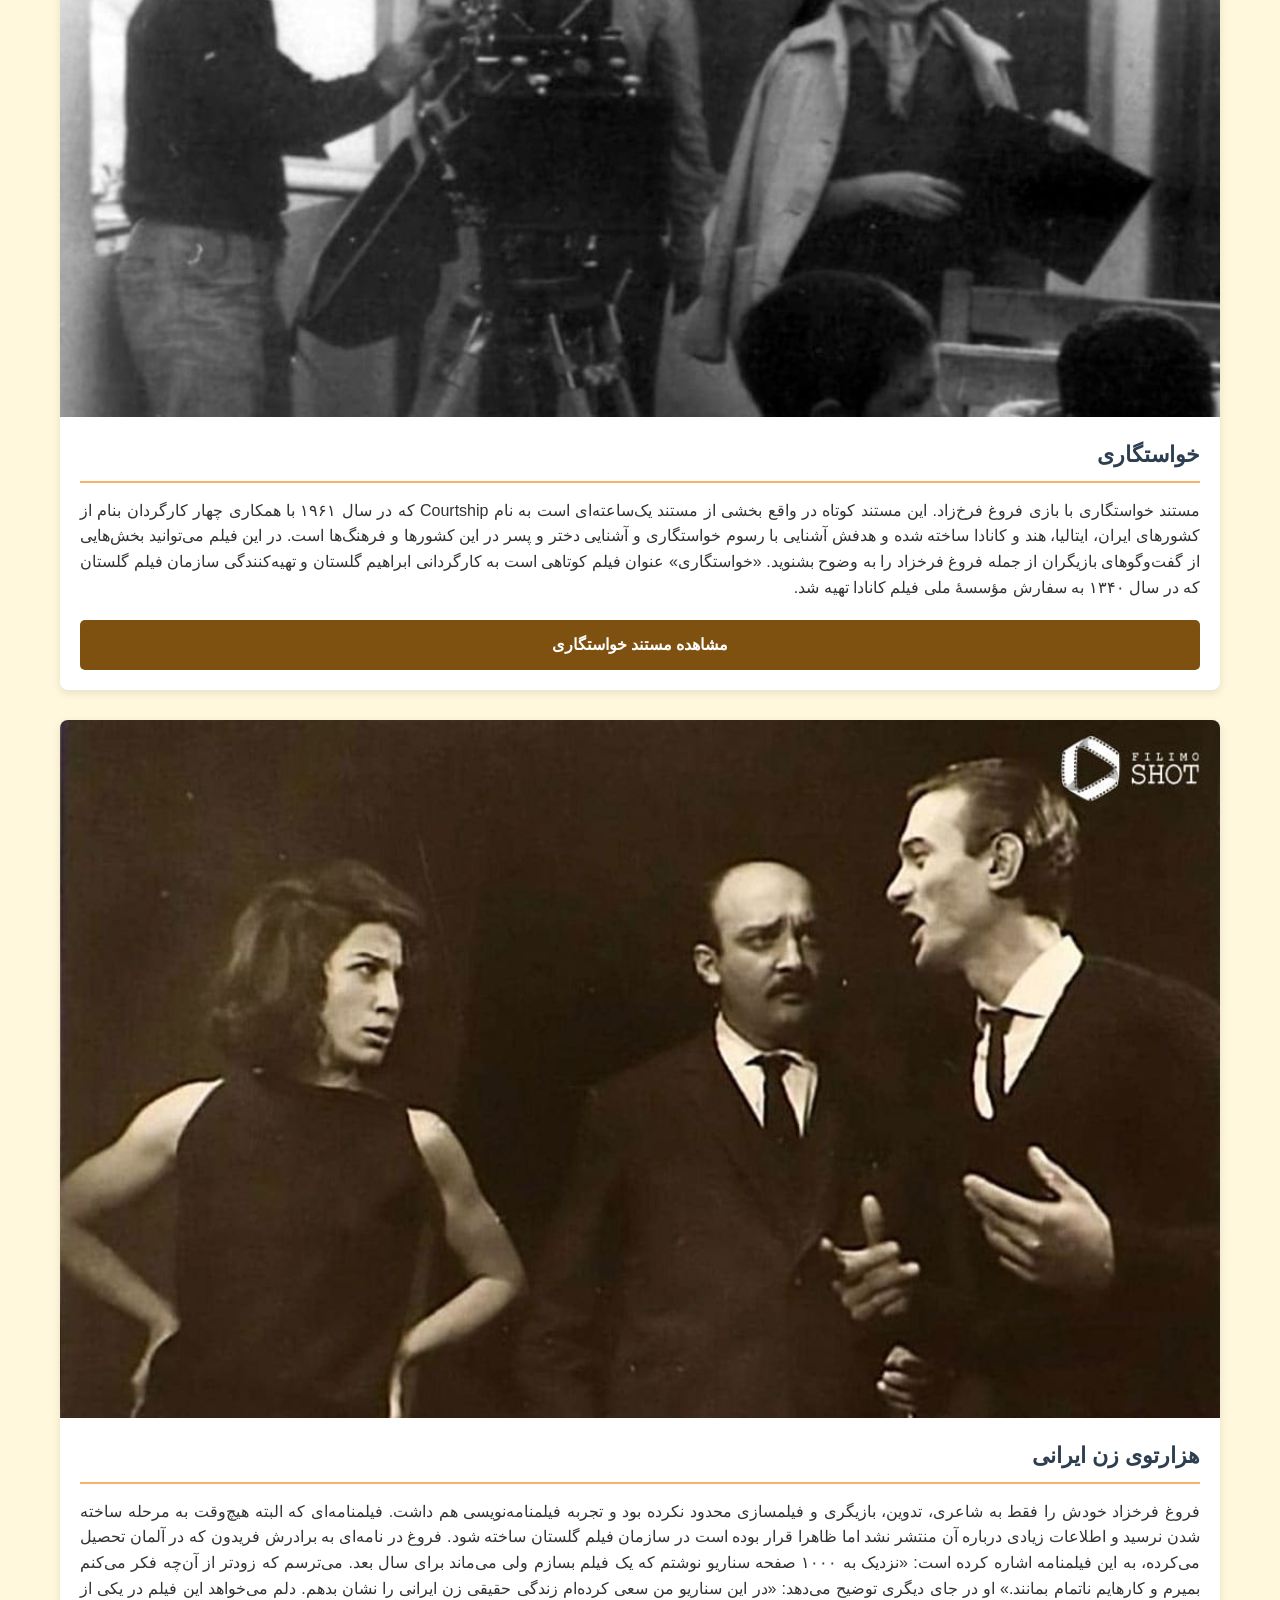
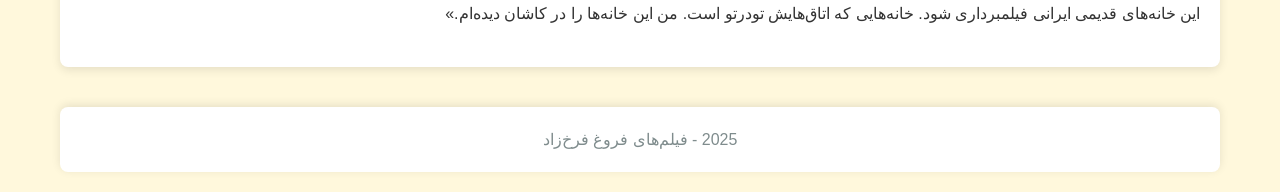
<file: assest/html_files/films.html>
<!DOCTYPE html>
<html lang="fa" dir="rtl">
<head>
    <meta charset="UTF-8">
    <meta name="viewport" content="width=device-width, initial-scale=1.0">
    <title>فیلم‌های فروغ فرخ‌زاد</title>
    <link rel="stylesheet" href="../css_files/style_films.css">
</head>
<body>

    <header>
    <nav class="nav_index">
        <a href="../../index.html">صفحه اصلی</a>
        <a href="biography.html">زندگینامه</a>
        <a href="poems.html">اشعار</a>
        <a href="films.html">فیلم ها</a>
        <a href="gallery.html">گالری</a>
    </nav>
        <h1>فیلم‌های فروغ فرخ‌زاد</h1>
        <h2>مستندساز و شاعر ایرانی</h2>
    </header>
    
    <div class="film-container">
        <div class="film-card">
            <img src="../pictures/home.jpg" alt="فیلم خانه سیاه است" class="film-image">
            <div class="film-content">
                <h2 class="film-title">خانه سیاه است</h2>
                <p class="film-description">
                    «خانه سیاه است» در استودیو گلستان ساخته شد و تهیه‌کننده آن یعنی ابراهیم گلستان، خود مستندسازی درجه یک بود که بعد از دریافت سفارشی از انجمن حمایت از جذامیان، کارگردانی آن را به زنی واگذار کرد که پیش از آن هیچ تجربه‌ای در ساختن فیلم مستند نداشت.
                    درواقع گلستان با اعتماد به فروغ و با سپردن این کار به او، 
                    دست به ریسک بزرگی زد چرا که اگر فروغ آن را بد می‌ساخت و کار را خراب می‌کرد؛ همه اعتبار استودیو گلستان و سابقه چندین ساله آن برباد می‌رفت اما فروغ به خوبی از پسِ این آزمون سنگین برآمد 
                    و مستندی زیبا برای استودیو گلستان ساخت؛ مستندی که دارای سبک سینمایی جسورانه و نگاهی انسانی و انتقادی به یک ناهنجاری اجتماعی بود.
                </p>
                <a href="https://www.aparat.com/v/f17rm8p" class="watch-link">مشاهده فیلم خانه سیاه است</a>
            </div>
        </div>
        
        <div class="film-card">
            <img src="../pictures/khastegari.jpg" alt="مستند خواستگاری" class="film-image">
            <div class="film-content">
                <h2 class="film-title">خواستگاری</h2>
                <p class="film-description">
                    مستند خواستگاری با بازی فروغ فرخ‌زاد. این مستند کوتاه در واقع بخشی از مستند یک‌ساعته‌ای است به نام Courtship که در سال ۱۹۶۱ با همکاری چهار کارگردان بنام از کشورهای ایران، ایتالیا، هند و کانادا ساخته شده 
                    و هدفش آشنایی با رسوم خواستگاری و آشنایی دختر و پسر در این کشورها و فرهنگ‌ها است.
                    در این فیلم می‌توانید بخش‌هایی از گفت‌وگوهای بازیگران از جمله فروغ فرخزاد را به وضوح بشنوید. 
                    «خواستگاری» عنوان فیلم کوتاهی است به کارگردانی ابراهیم گلستان و تهیه‌کنندگی سازمان فیلم گلستان که در سال ۱۳۴۰ به سفارش مؤسسهٔ ملی فیلم کانادا تهیه شد.
                </p>
                <a href="https://www.aparat.com/v/lki0q7i" class="watch-link">مشاهده مستند خواستگاری</a>
            </div>
        </div>
        <div class="film-card">
            <img src="../pictures/namayeshname.jpg" alt="هزارتوی زن ایرانی" class="film-image">
            <div class="film-content">
                <h2 class="film-title">هزارتوی زن ایرانی</h2>
                <p class="film-description">فروغ فرخزاد خودش را فقط به شاعری، تدوین، بازیگری و فیلمسازی محدود نکرده بود و تجربه‌ فیلمنامه‌نویسی هم داشت. 
                    فیلمنامه‌ای که البته هیچ‌وقت به مرحله ساخته شدن نرسید و اطلاعات زیادی درباره آن منتشر نشد اما ظاهرا قرار بوده است در سازمان فیلم گلستان ساخته شود. 
                    فروغ در نامه‌ای به برادرش فریدون که در آلمان تحصیل می‌کرده، به این فیلمنامه اشاره کرده است:
                    «نزدیک به ۱۰۰۰ صفحه سناریو نوشتم که یک فیلم بسازم ولی می‌ماند برای سال بعد.
                    می‌ترسم که زودتر از آن‌چه فکر می‌کنم بمیرم و کارهایم ناتمام بمانند.» او در جای دیگری توضیح می‌دهد: «در این سناریو من سعی کرده‌ام زندگی حقیقی زن ایرانی را نشان بدهم.
                     دلم می‌خواهد این فیلم در یکی از این خانه‌های قدیمی ایرانی فیلمبرداری شود. خانه‌هایی که اتاق‌هایش تودرتو است. من این خانه‌ها را در کاشان دیده‌ام.»</p>
            </div>

        </div>
    </div>
    
    <footer>
        <p> 2025 - فیلم‌های فروغ فرخ‌زاد</p>
    </footer>
</body>
</html>
</file>
<file: assest/css_files/style_films.css>
* {
    margin: 0;
    padding: 0;
    box-sizing: border-box;
    font-family: "B Nazanin", "Iranian Sans", Tahoma, sans-serif;
}

body {
    line-height: 1.6;
    color: #333;
    background-color: #FFF8DC;
    padding: 20px;
    max-width: 1200px;
    margin: 0 auto;
    min-height: 100vh;
    display: flex;
    flex-direction: column;
}

nav {
    direction: rtl;
    background-color: #b4761f;
    padding: 1rem 2rem;
    box-shadow: 0 4px 15px rgba(0, 0, 0, 0.1);
    position: relative;
    top: 0;
    z-index: 1000;
    display: flex;
    justify-content: center;
    flex-wrap: wrap;
    gap: 1rem;
    border-radius: 8px;
    margin-bottom: 20px;
}

nav a {
    color: white;
    text-decoration: none;
    padding: 0.8rem 1.5rem;
    border-radius: 25px;
    transition: all 0.3s ease;
    font-weight: 500;
    position: relative;
    overflow: hidden;
    flex: 0 0 auto;
}

nav a:hover {
    background: rgba(255, 255, 255, 0.2);
    transform: translateY(-2px);
    box-shadow: 0 5px 15px rgba(0, 0, 0, 0.2);
}

nav a::before {
    content: '';
    position: absolute;
    bottom: 0;
    right: 0;
    width: 0;
    height: 2px;
    background: white;
    transition: width 0.3s ease;
}

nav a:hover::before {
    width: 100%;
}

header {
    text-align: center;
    background-color: #7e5111;
    color: white;
    padding: 30px 20px;
    margin-bottom: 30px;
    border-radius: 8px;
}

h1 {
    font-size: 2.2rem;
    margin-bottom: 10px;
}

header p {
    font-size: 1.1rem;
    opacity: 0.9;
}

.film-container {
    display: flex;
    flex-direction: column;
    gap: 25px;
    flex: 1;
}

.film-card {
    background: white;
    border-radius: 8px;
    overflow: hidden;
    box-shadow: 0 3px 10px rgba(0,0,0,0.1);
    display: flex;
    flex-direction: column;
}

.film-image-container {
    width: 100%;
    height: 300px;
    overflow: hidden;
}

.film-image {
    width: 100%;
    height: 100%;
    object-fit: cover;
    transition: transform 0.3s ease;
}

.film-card:hover .film-image {
    transform: scale(1.05);
}

.film-content {
    padding: 20px;
    display: flex;
    flex-direction: column;
    flex: 1;
}

.film-title {
    font-size: 1.4rem;
    color: #2c3e50;
    margin-bottom: 15px;
    border-bottom: 2px solid #fcaf67;
    padding-bottom: 8px;
}

.film-description {
    margin-bottom: 20px;
    text-align: justify;
    flex: 1;
}

.watch-link {
    display: block;
    background-color: #7e5111;
    color: white;
    padding: 12px 20px;
    text-align: center;
    text-decoration: none;
    border-radius: 5px;
    font-weight: bold;
    transition: all 0.3s ease;
    margin-top: auto;
}

.watch-link:hover {
    background-color: #dc9544;
    transform: translateY(-2px);
    box-shadow: 0 4px 8px rgba(0,0,0,0.2);
}

footer {
    text-align: center;
    margin-top: 40px;
    padding: 20px;
    color: #7f8c8d;
    background: white;
    border-radius: 8px;
    box-shadow: 0 -2px 10px rgba(0,0,0,0.1);
}


@media (max-width: 768px) {
    body {
        padding: 15px;
    }
    
    header {
        padding: 20px 15px;
        margin-bottom: 20px;
    }
    
    h1 {
        font-size: 1.8rem;
    }
    
    nav {
        flex-direction: column;
        align-items: center;
        padding: 1rem;
        gap: 0.5rem;
    }
    
    nav a {
        width: 100%;
        max-width: 250px;
        text-align: center;
        padding: 0.7rem 1rem;
    }
    
    .film-container {
        gap: 20px;
    }
    
    .film-image-container {
        height: 250px;
    }
    
    .film-content {
        padding: 15px;
    }
    
    .film-title {
        font-size: 1.3rem;
    }
}

@media (max-width: 480px) {
    body {
        padding: 10px;
        display: flex;
        flex-direction: column;
    }
    
    header {
        padding: 15px 10px;
        margin-bottom: 15px;
    }
    
    h1 {
        font-size: 1.5rem;
    }
    
    header p {
        font-size: 1rem;
    }
    
    nav {
        padding: 0.8rem;
        margin-bottom: 15px;
    }
    
    nav a {
        max-width: 200px;
        padding: 0.6rem 0.8rem;
        font-size: 0.9rem;
    }
    
    .film-container {
        gap: 15px;
    }
    
    .film-image-container {
        height: 200px;
    }
    
    .film-content {
        padding: 12px;
    }
    
    .film-title {
        font-size: 1.2rem;
    }
    
    .film-description {
        font-size: 0.9rem;
    }
    
    .watch-link {
        padding: 10px 15px;
        font-size: 0.9rem;
    }
    
    footer {
        padding: 15px;
        margin-top: 30px;
        font-size: 0.9rem;
    }
}

@media (min-width: 769px) and (max-width: 1024px) {
    body {
        max-width: 95%;
    }
    
    .film-image-container {
        height: 280px;
    }
    
    .film-container {
        gap: 22px;
    }
}

@media (min-width: 1025px) {
    .film-container {
        gap: 30px;
    }
}
</file>
